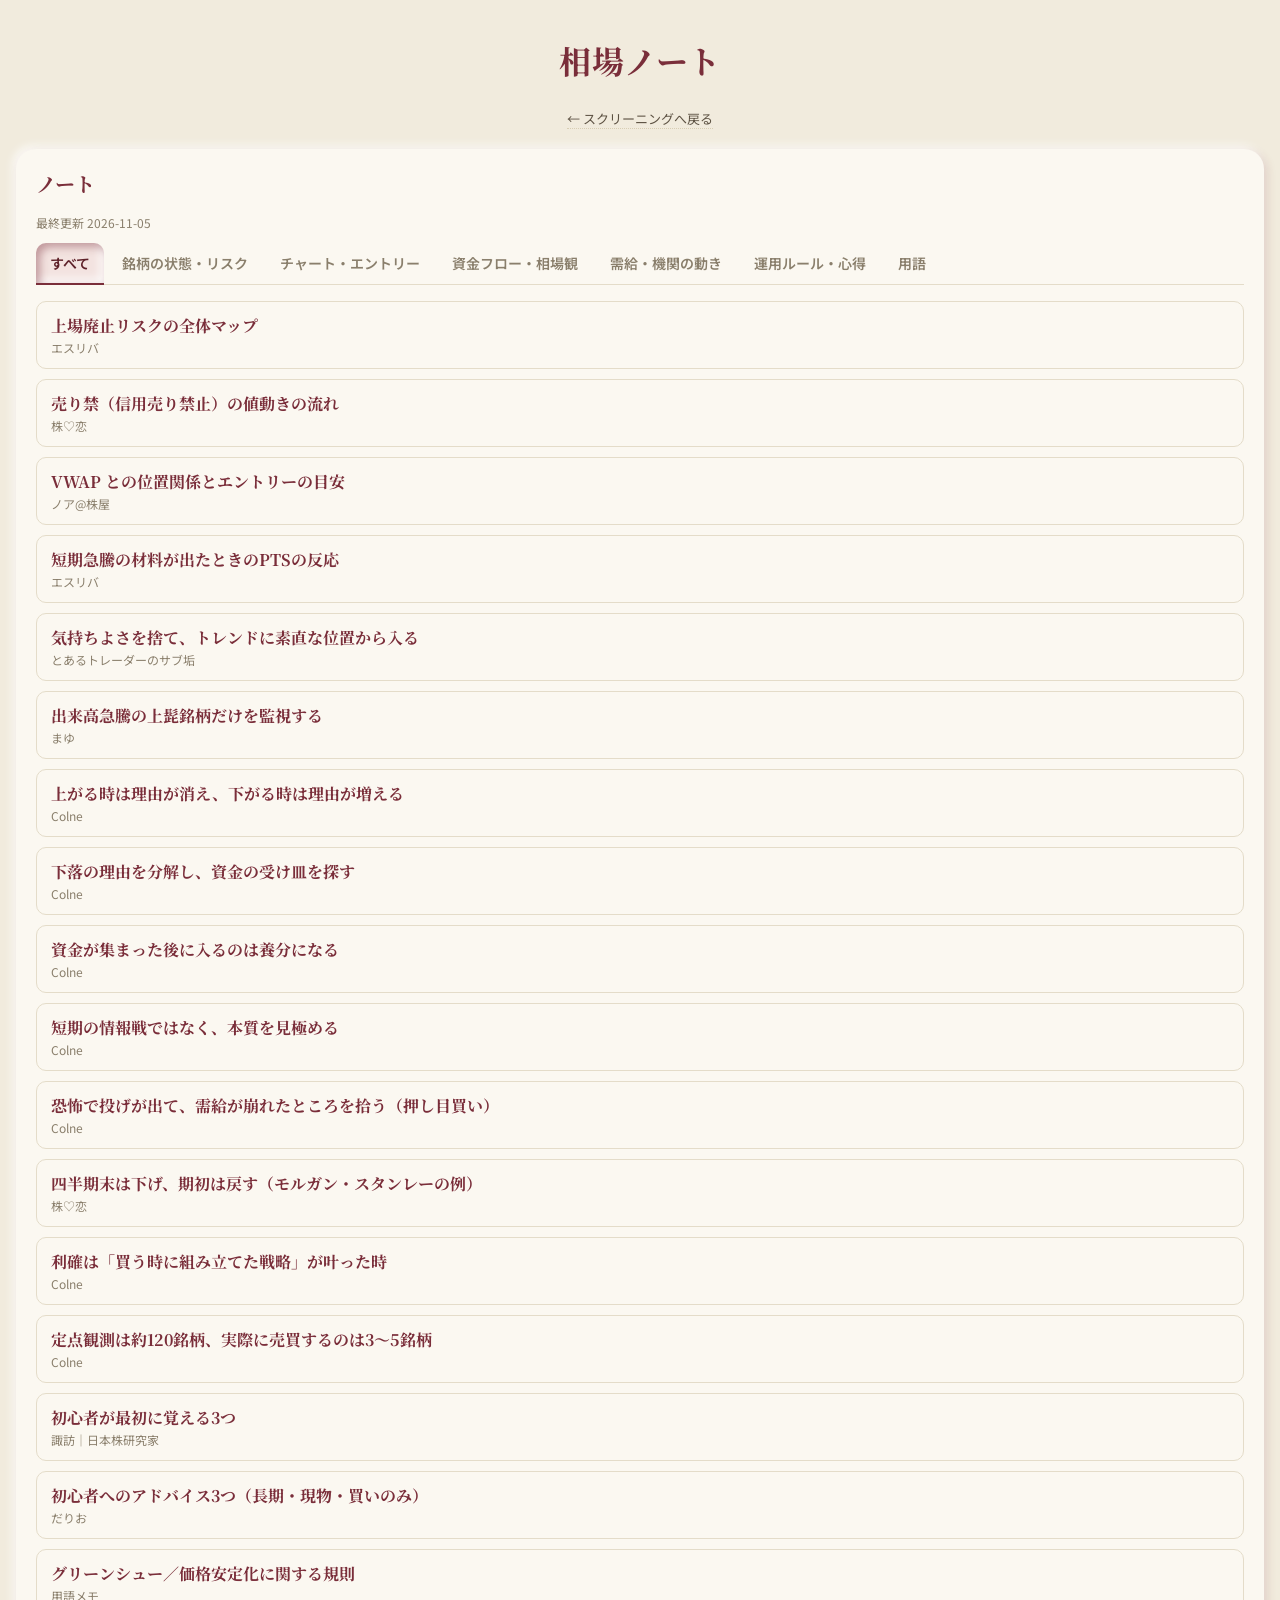
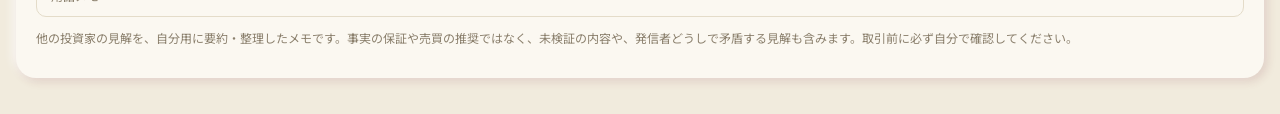
<file: pages/notes.html>
<!DOCTYPE html>
<html lang="ja">
<head>
  <meta charset="UTF-8">
  <title>相場ノート ｜ スクリーニング</title>
  <meta name="viewport" content="width=device-width, initial-scale=1">

  <link rel="icon" href="../assets/favicon.ico">

  <!-- 既存アプリと同じデザイントークン（色・フォント・シャドウ等）を再利用する -->
  <link rel="stylesheet" href="../assets/fonts/fonts.css">
  <link rel="stylesheet" href="../css/style.css">
  <!-- 本ページ固有のスタイルのみ、別ファイルへ分離する（style.css自体は変更しない） -->
  <link rel="stylesheet" href="../css/notes.css">

  <!-- 表示内容は js/notes/notes-data.js の定数。通信は行わない（ES Modules のため file:// では開けない） -->
  <script type="module" src="../js/notes/notes-main.js"></script>
</head>

<body>
  <div class="app-container">

    <header class="app-header">
      <h1>相場ノート</h1>
      <nav class="app-header-nav">
        <a href="../index.html">← スクリーニングへ戻る</a>
      </nav>
    </header>

    <!-- ============================
         ノート一覧
         ボタン・一覧の中身は notes-render.js が描画する（JS からは id・data-* で特定する）
    ============================ -->
    <section class="card notes-card">
      <h2>ノート</h2>
      <p id="notesUpdatedEl" class="notes-hint"></p>

      <nav id="notesFilterBar" class="notes-filter-bar" aria-label="テーマで絞り込む"></nav>

      <div id="notesList" class="notes-list"></div>
      <p id="notesEmptyEl" class="notes-hint" hidden>該当するノートはありません。</p>

      <p class="notes-hint">他の投資家の見解を、自分用に要約・整理したメモです。事実の保証や売買の推奨ではなく、未検証の内容や、発信者どうしで矛盾する見解も含みます。取引前に必ず自分で確認してください。</p>
    </section>

  </div>
</body>
</html>
</file>
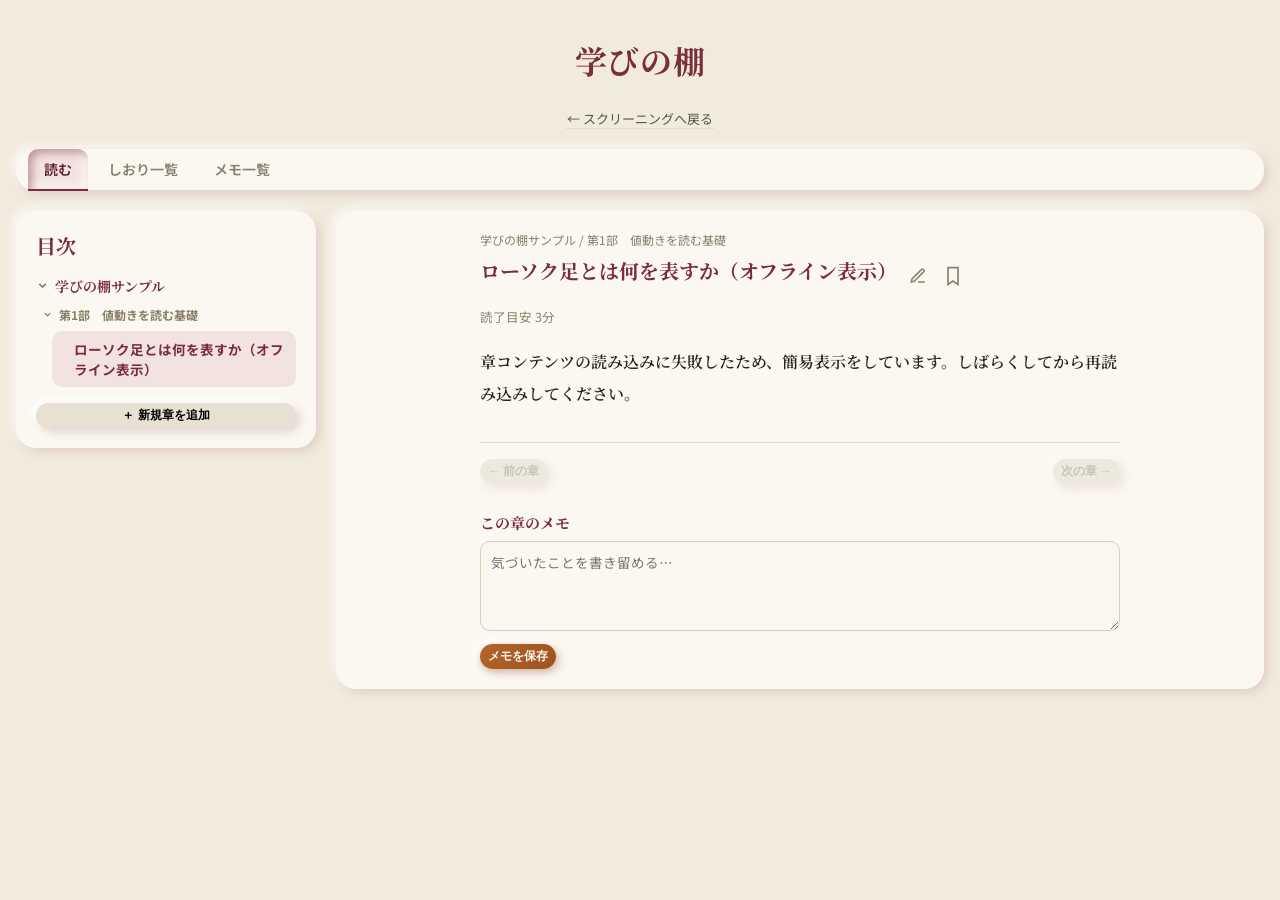
<file: pages/review.html>
<!DOCTYPE html>
<html lang="ja">
<head>
  <meta charset="UTF-8">
  <title>学びの棚 ｜ スクリーニング</title>
  <meta name="viewport" content="width=device-width, initial-scale=1">

  <link rel="icon" href="../assets/favicon.ico">

  <!-- 既存アプリと同じデザイントークン（色・フォント・シャドウ等）を再利用する -->
  <link rel="stylesheet" href="../assets/fonts/fonts.css">
  <link rel="stylesheet" href="../css/style.css">
  <!-- 本ページ固有のレイアウトのみ、別ファイルへ分離する（style.css自体は変更しない） -->
  <link rel="stylesheet" href="../css/review.css">

  <script defer src="../js/review.js"></script>
</head>

<body>
  <div class="app-container">

    <header class="app-header">
      <h1>学びの棚</h1>
      <nav class="app-header-nav">
        <a href="../index.html">← スクリーニングへ戻る</a>
      </nav>
    </header>

    <!-- ============================
         表示モード切替（読む／しおり一覧／メモ一覧）
         スクリーニングページの .mode-tabs と同じ「非アクティブ＝フラット」
         デザインに合わせるため、.btn は使わず review.css で個別にスタイルする。
    ============================ -->
    <section class="card review-tabs-card">
      <nav class="review-tabs" role="tablist">
        <button id="reviewTabRead" class="review-tab-btn" data-current>読む</button>
        <button id="reviewTabBookmarks" class="review-tab-btn">しおり一覧</button>
        <button id="reviewTabMemos" class="review-tab-btn">メモ一覧</button>
      </nav>
    </section>

    <!-- ============================
         「読む」ビュー
    ============================ -->
    <div id="reviewViewRead" class="review-view">
      <div class="review-layout">

        <!-- 目次 -->
        <nav class="card review-toc-card">
          <h2>目次</h2>
          <div id="chapterNavEl"></div>
          <button id="addChapterBtn" class="btn secondary small review-add-chapter-btn">＋ 新規章を追加</button>
        </nav>

        <!-- 本文 -->
        <section id="reviewReaderSection" class="card review-reader-card">

          <div id="reviewLoadingOverlay" class="loading-overlay hidden">
            <div class="spinner"></div>
            <p>読み込み中…</p>
          </div>

          <div class="review-reader-head">
            <p id="chapterBreadcrumbEl" class="review-breadcrumb"></p>
            <div class="review-reader-headline">
              <h2 id="chapterTitleEl" class="review-chapter-title"></h2>
              <button id="editChapterBtn" class="btn ghost review-edit-btn" title="この章を編集">
                <svg xmlns="http://www.w3.org/2000/svg" width="18" height="18" viewBox="0 0 24 24"
                     fill="none" stroke="currentColor" stroke-width="2" aria-hidden="true">
                  <path d="M12 20h9"/>
                  <path d="M16.5 3.5a2.12 2.12 0 0 1 3 3L7 19l-4 1 1-4Z"/>
                </svg>
              </button>
              <button id="bookmarkToggleBtn" class="btn ghost review-bookmark-btn" title="しおりを挟む">
                <svg xmlns="http://www.w3.org/2000/svg" width="20" height="20" viewBox="0 0 24 24"
                     fill="none" stroke="currentColor" stroke-width="2" aria-hidden="true">
                  <path d="M6 2h12v20l-6-4-6 4V2Z"/>
                </svg>
              </button>
            </div>
            <p id="chapterMetaEl" class="review-meta"></p>
          </div>

          <article id="chapterBodyEl" class="review-prose"></article>

          <div class="review-reader-foot">
            <button id="chapterPrevBtn" class="btn secondary small">← 前の章</button>
            <button id="chapterNextBtn" class="btn secondary small">次の章 →</button>
          </div>

          <div class="review-memo-block">
            <h3>この章のメモ</h3>
            <textarea id="memoTextareaEl" placeholder="気づいたことを書き留める…"></textarea>
            <div class="review-memo-actions">
              <button id="memoSaveBtn" class="btn primary small">メモを保存</button>
              <span id="memoStatusEl" class="review-memo-status" aria-live="polite"></span>
            </div>
          </div>

        </section>
      </div>
    </div>

    <!-- ============================
         章の追加・編集モーダル
         既存の .modal（style.css）と似た構造だが、チャートモーダル専用の
         id（#chartHeaderLeft 等）に依存させないため review 専用に組む。
    ============================ -->
    <div id="chapterEditorModal" class="review-editor-modal hidden">
      <div class="review-editor-backdrop"></div>
      <div class="review-editor-content">
        <div class="review-editor-header">
          <h2 id="chapterEditorTitleEl">新規章を追加</h2>
          <button id="chapterEditorCloseBtn" class="btn ghost small" title="閉じる">✕</button>
        </div>

        <div class="review-editor-body">
          <label class="review-editor-field">
            <span>グループ（第◯部のさらに上の階層）</span>
            <input id="chapterEditorGroupInput" type="text" list="chapterGroupOptions" placeholder="例：基礎編">
            <datalist id="chapterGroupOptions"></datalist>
          </label>

          <label class="review-editor-field">
            <span>部</span>
            <input id="chapterEditorPartInput" type="text" list="chapterPartOptions" placeholder="例：第1部　株式投資の基礎">
            <datalist id="chapterPartOptions"></datalist>
          </label>

          <label class="review-editor-field">
            <span>章タイトル</span>
            <input id="chapterEditorTitleInput" type="text" placeholder="例：第1章　株ってそもそも何？">
          </label>

          <label class="review-editor-field review-editor-field-narrow">
            <span>読了目安（分）</span>
            <input id="chapterEditorReadMinutesInput" type="number" min="1" value="3">
          </label>

          <div class="review-editor-field">
            <span>画像を挿入</span>
            <div id="chapterEditorImageDropzone" class="review-editor-image-dropzone" tabindex="0">
              画像ファイルをドラッグ&amp;ドロップ、クリックして選択、またはこの枠をクリックして<br>Ctrl+V（Macは⌘+V）でクリップボードから貼り付け
              <input id="chapterEditorImageFileInput" type="file" accept="image/*" class="review-editor-image-file-input">
            </div>
            <p id="chapterEditorImageStatusEl" class="review-editor-image-status" aria-live="polite"></p>
            <div id="chapterEditorImageResultWrap" class="review-editor-image-result hidden">
              <img id="chapterEditorImagePreview" class="review-editor-image-preview" alt="">
              <div class="review-editor-image-tag-row">
                <textarea id="chapterEditorImageTagOutput" rows="2" readonly></textarea>
                <button id="chapterEditorImageCopyBtn" type="button" class="btn ghost small review-editor-image-copy-btn" title="imgタグをコピー">
                  <svg xmlns="http://www.w3.org/2000/svg" width="16" height="16" viewBox="0 0 24 24"
                       fill="none" stroke="currentColor" stroke-width="2" aria-hidden="true">
                    <rect x="9" y="9" width="13" height="13" rx="2" ry="2"/>
                    <path d="M5 15H4a2 2 0 0 1-2-2V4a2 2 0 0 1 2-2h9a2 2 0 0 1 2 2v1"/>
                  </svg>
                </button>
              </div>
            </div>
          </div>

          <label class="review-editor-field">
            <span>本文（HTML）</span>
            <textarea id="chapterEditorBodyHtmlInput" rows="8" placeholder="&lt;p&gt;本文…&lt;/p&gt;"></textarea>
          </label>

          <div class="review-editor-field">
            <span>プレビュー</span>
            <div id="chapterEditorPreviewEl" class="review-prose review-editor-preview"></div>
          </div>
        </div>

        <div class="review-editor-footer">
          <button id="chapterEditorDeleteBtn" class="btn ghost review-editor-delete-btn hidden">この章を削除</button>
          <div class="review-editor-footer-right">
            <button id="chapterEditorCancelBtn" class="btn secondary">キャンセル</button>
            <button id="chapterEditorSaveBtn" class="btn primary">保存</button>
          </div>
        </div>
      </div>
    </div>

    <!-- ============================
         「しおり一覧」ビュー
    ============================ -->
    <div id="reviewViewBookmarks" class="review-view hidden">
      <section class="card review-bookmarks-card">
        <h2>しおり一覧</h2>
        <p class="hint">しおりを挟んだ章の一覧です。タップするとその章を開きます。</p>
        <div id="bookmarkListEl"></div>
        <p id="bookmarkEmptyEl" class="review-bookmark-empty hidden">まだしおりはありません。「読む」タブで気になる章にしおりを挟んでみましょう。</p>
      </section>
    </div>

    <!-- ============================
         「メモ一覧」ビュー
    ============================ -->
    <div id="reviewViewMemos" class="review-view hidden">
      <section class="card review-memos-card">
        <h2>メモ一覧</h2>
        <p class="hint">メモを書き込んだ章の一覧です。タップするとその章を開きます。</p>
        <div id="memoListEl"></div>
        <p id="memoListEmptyEl" class="review-bookmark-empty hidden">まだメモはありません。「読む」タブで気づいたことを書き留めてみましょう。</p>
      </section>
    </div>

  </div>
</body>
</html>
</file>
